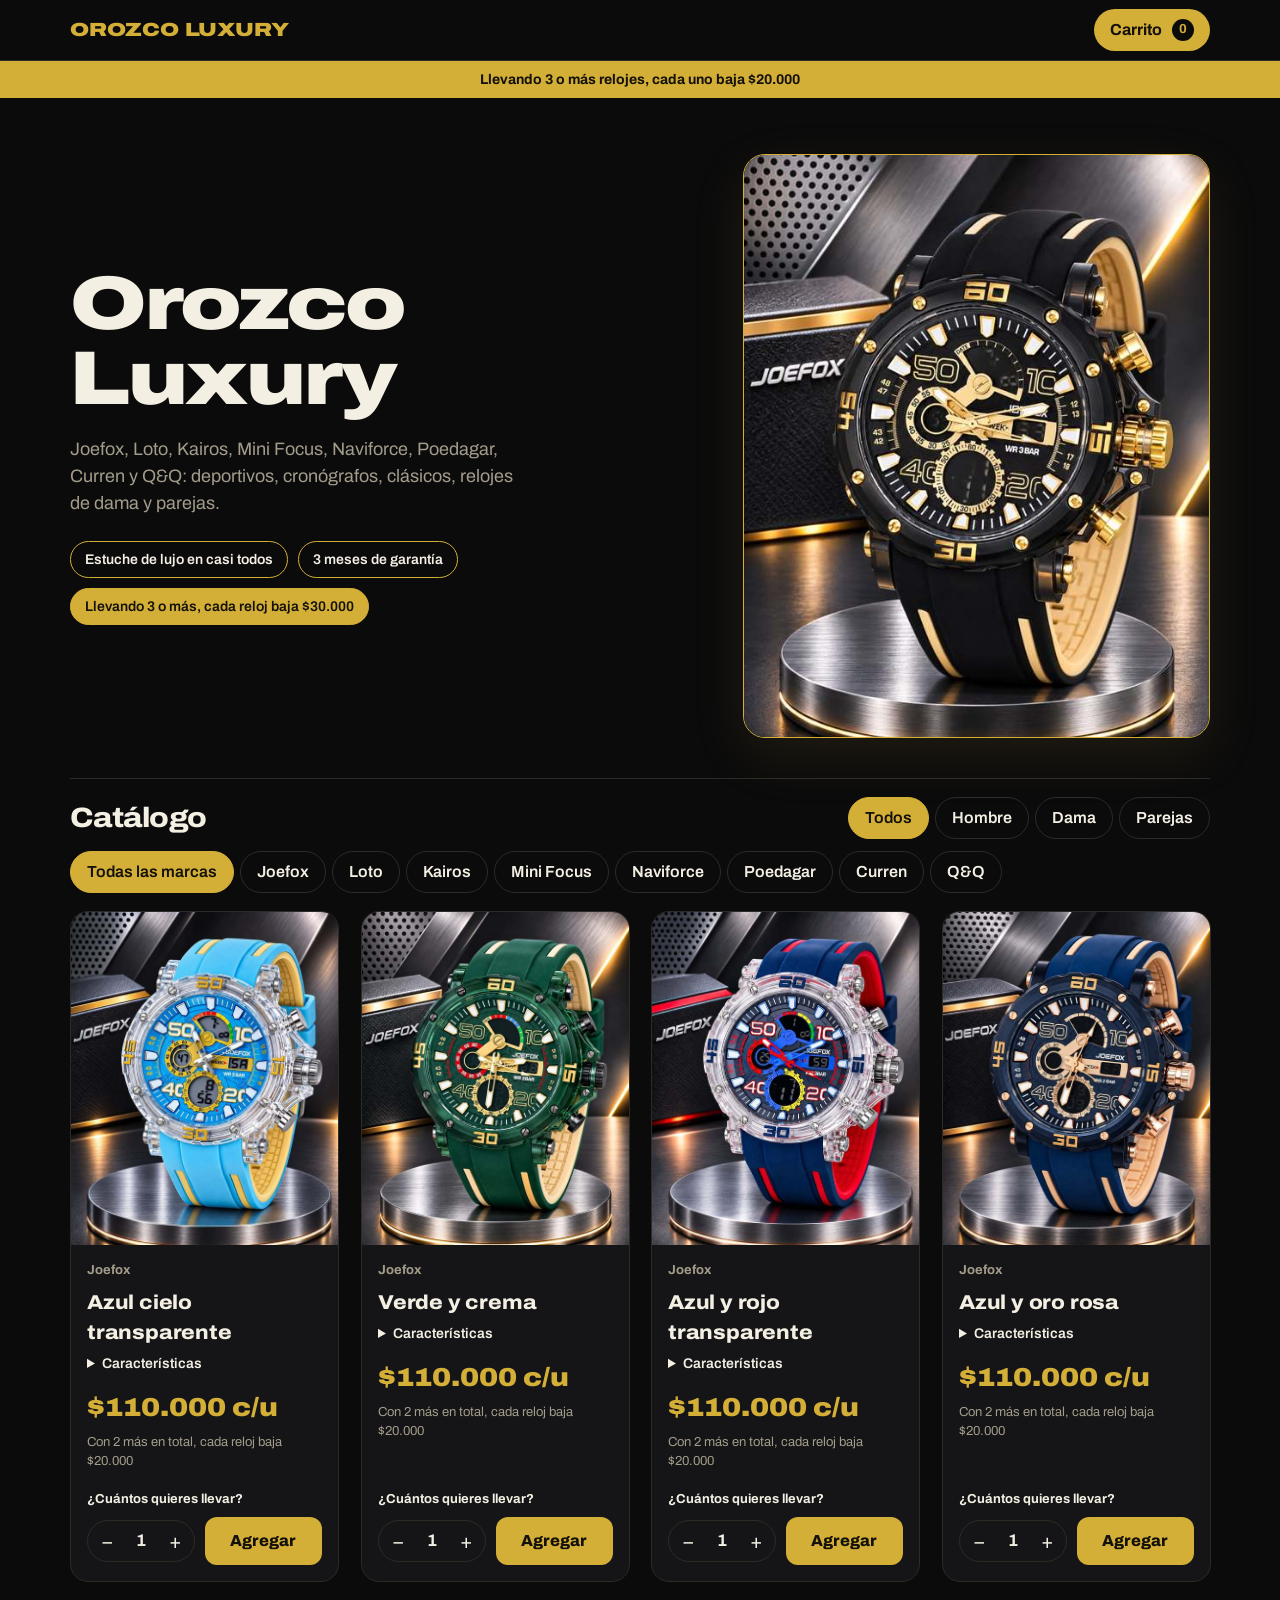
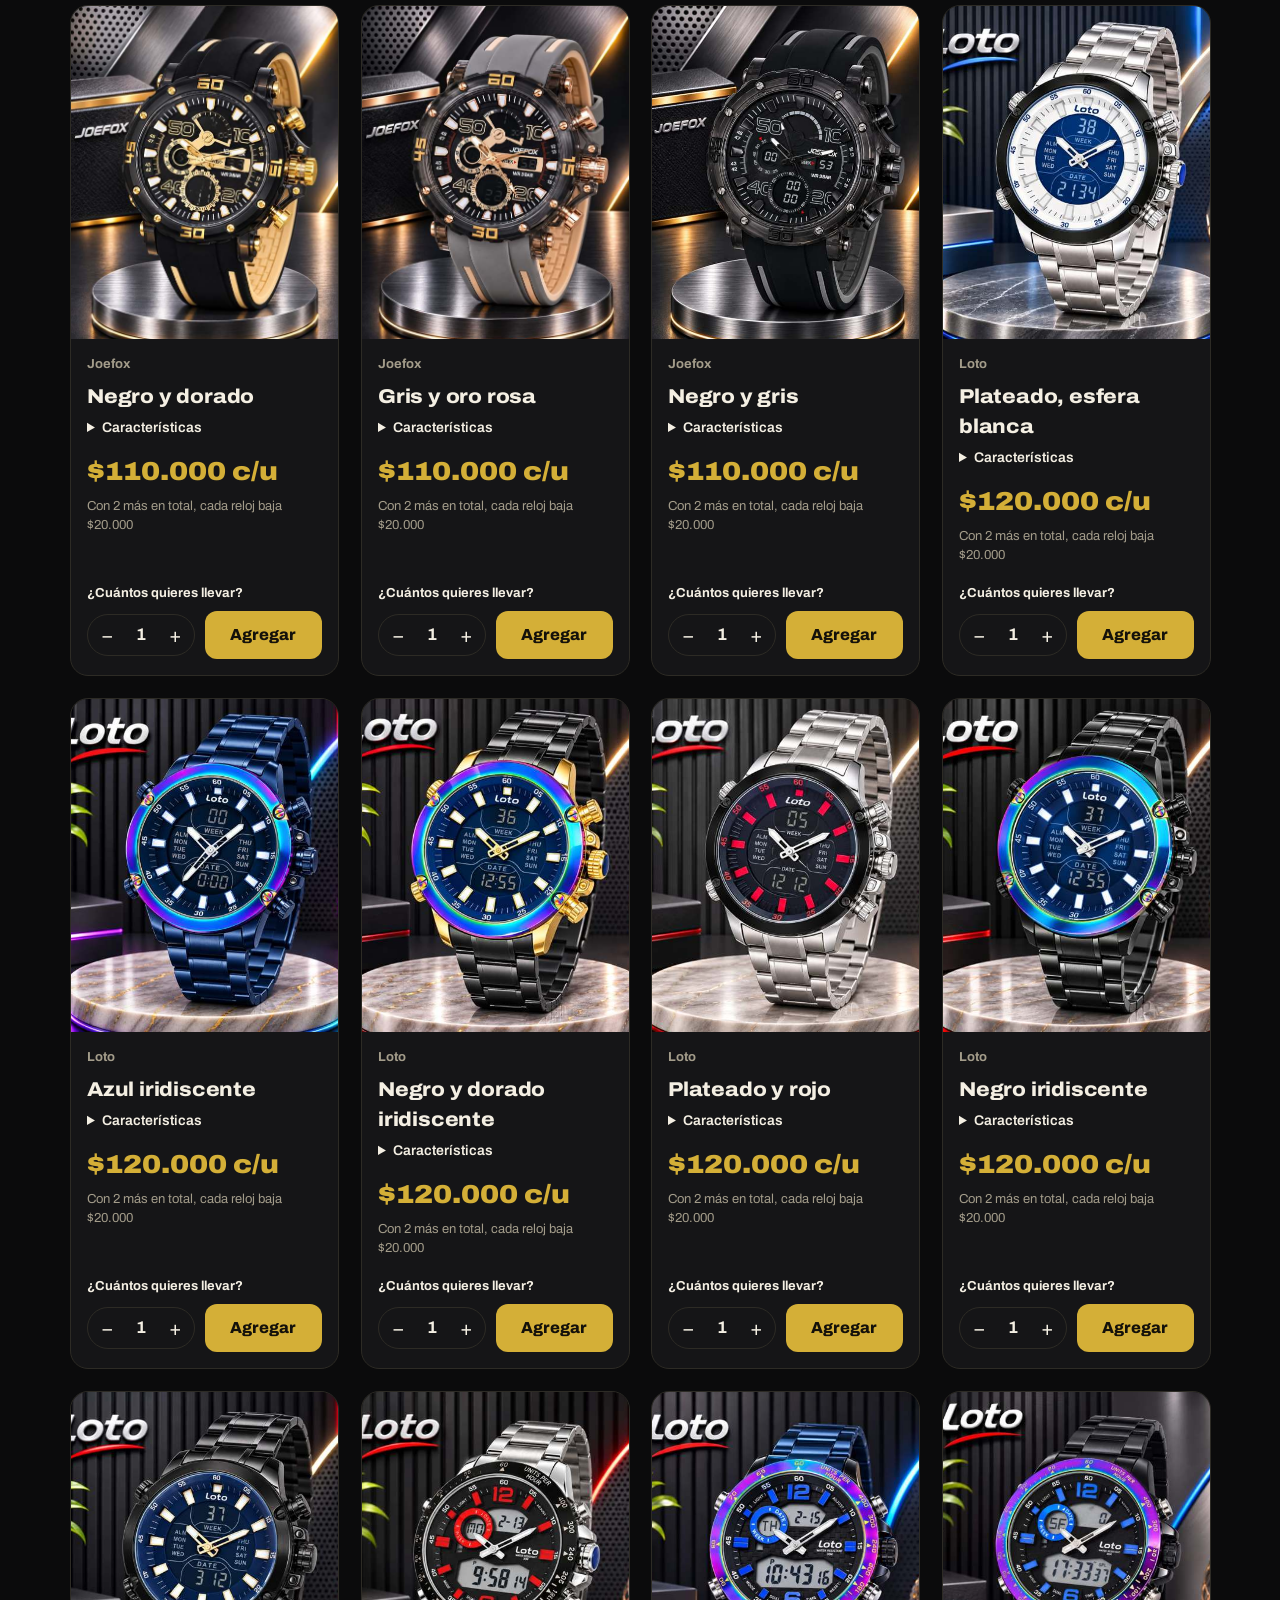
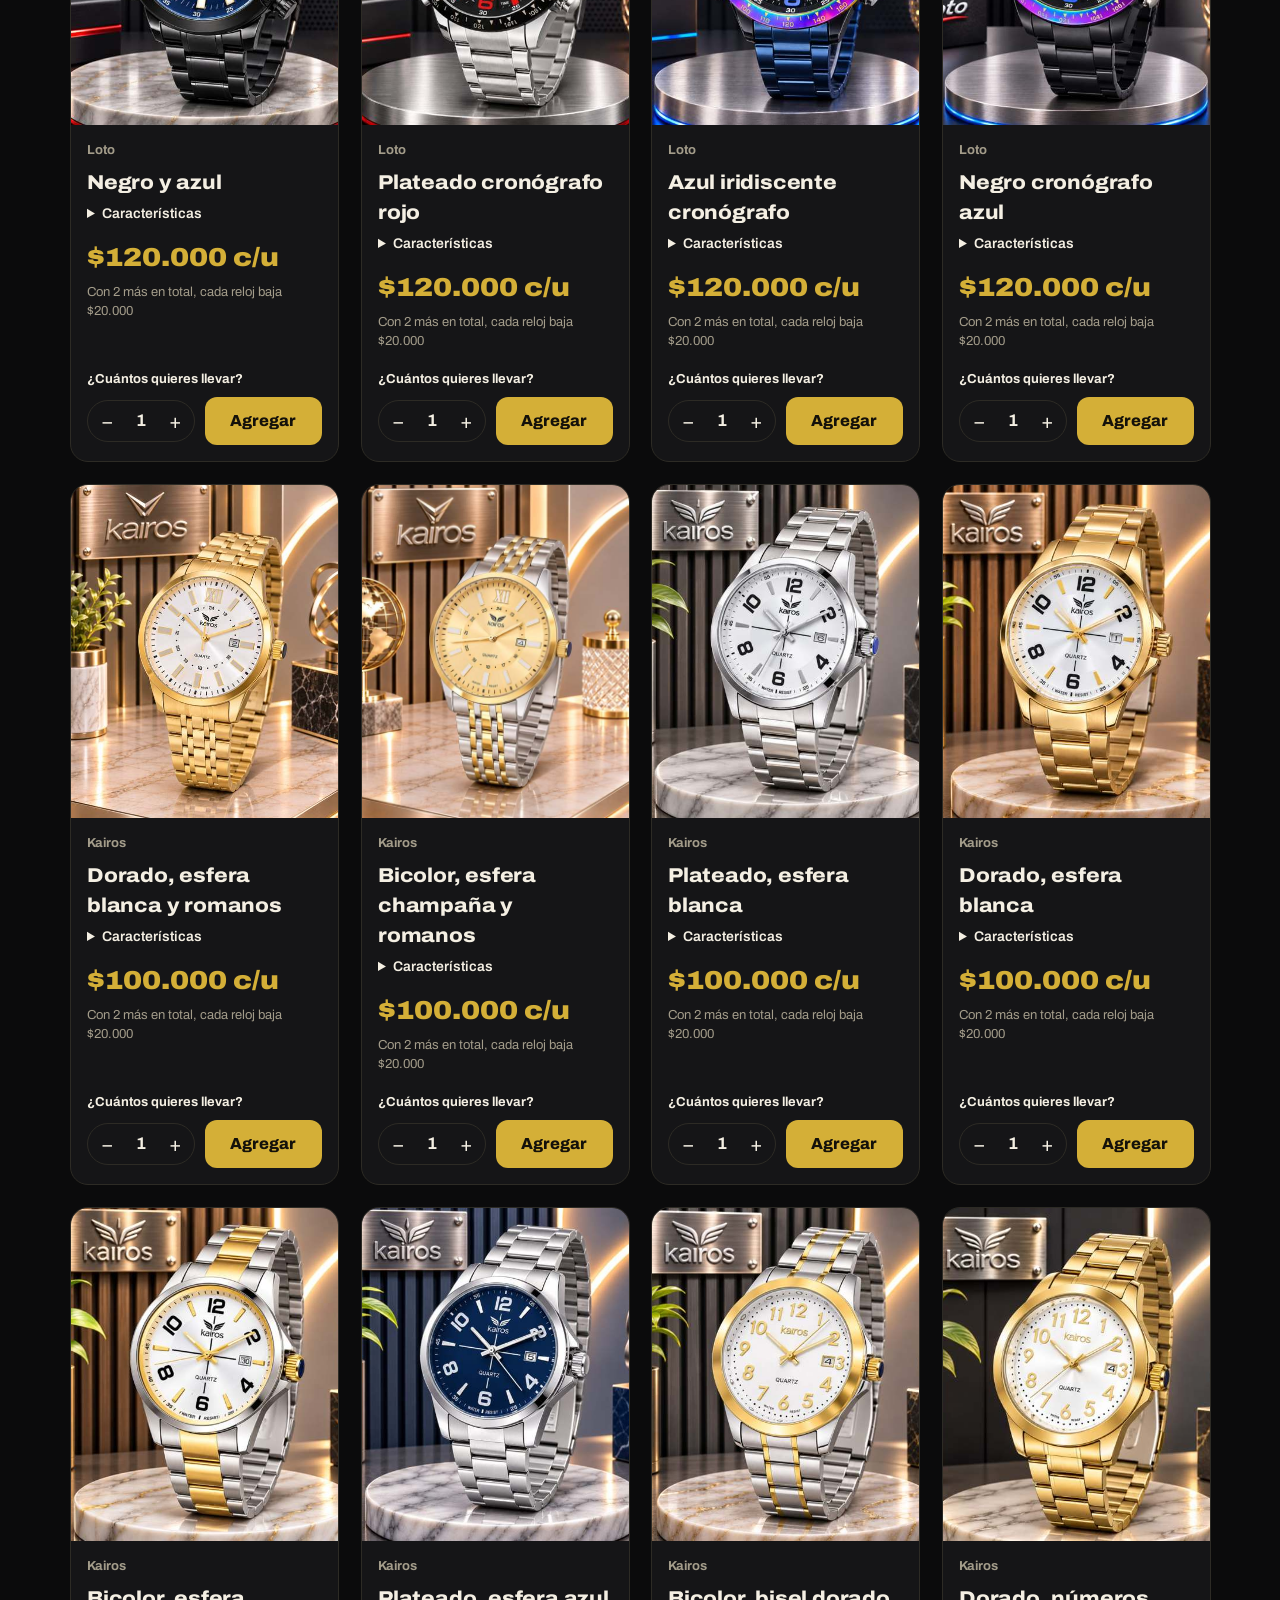
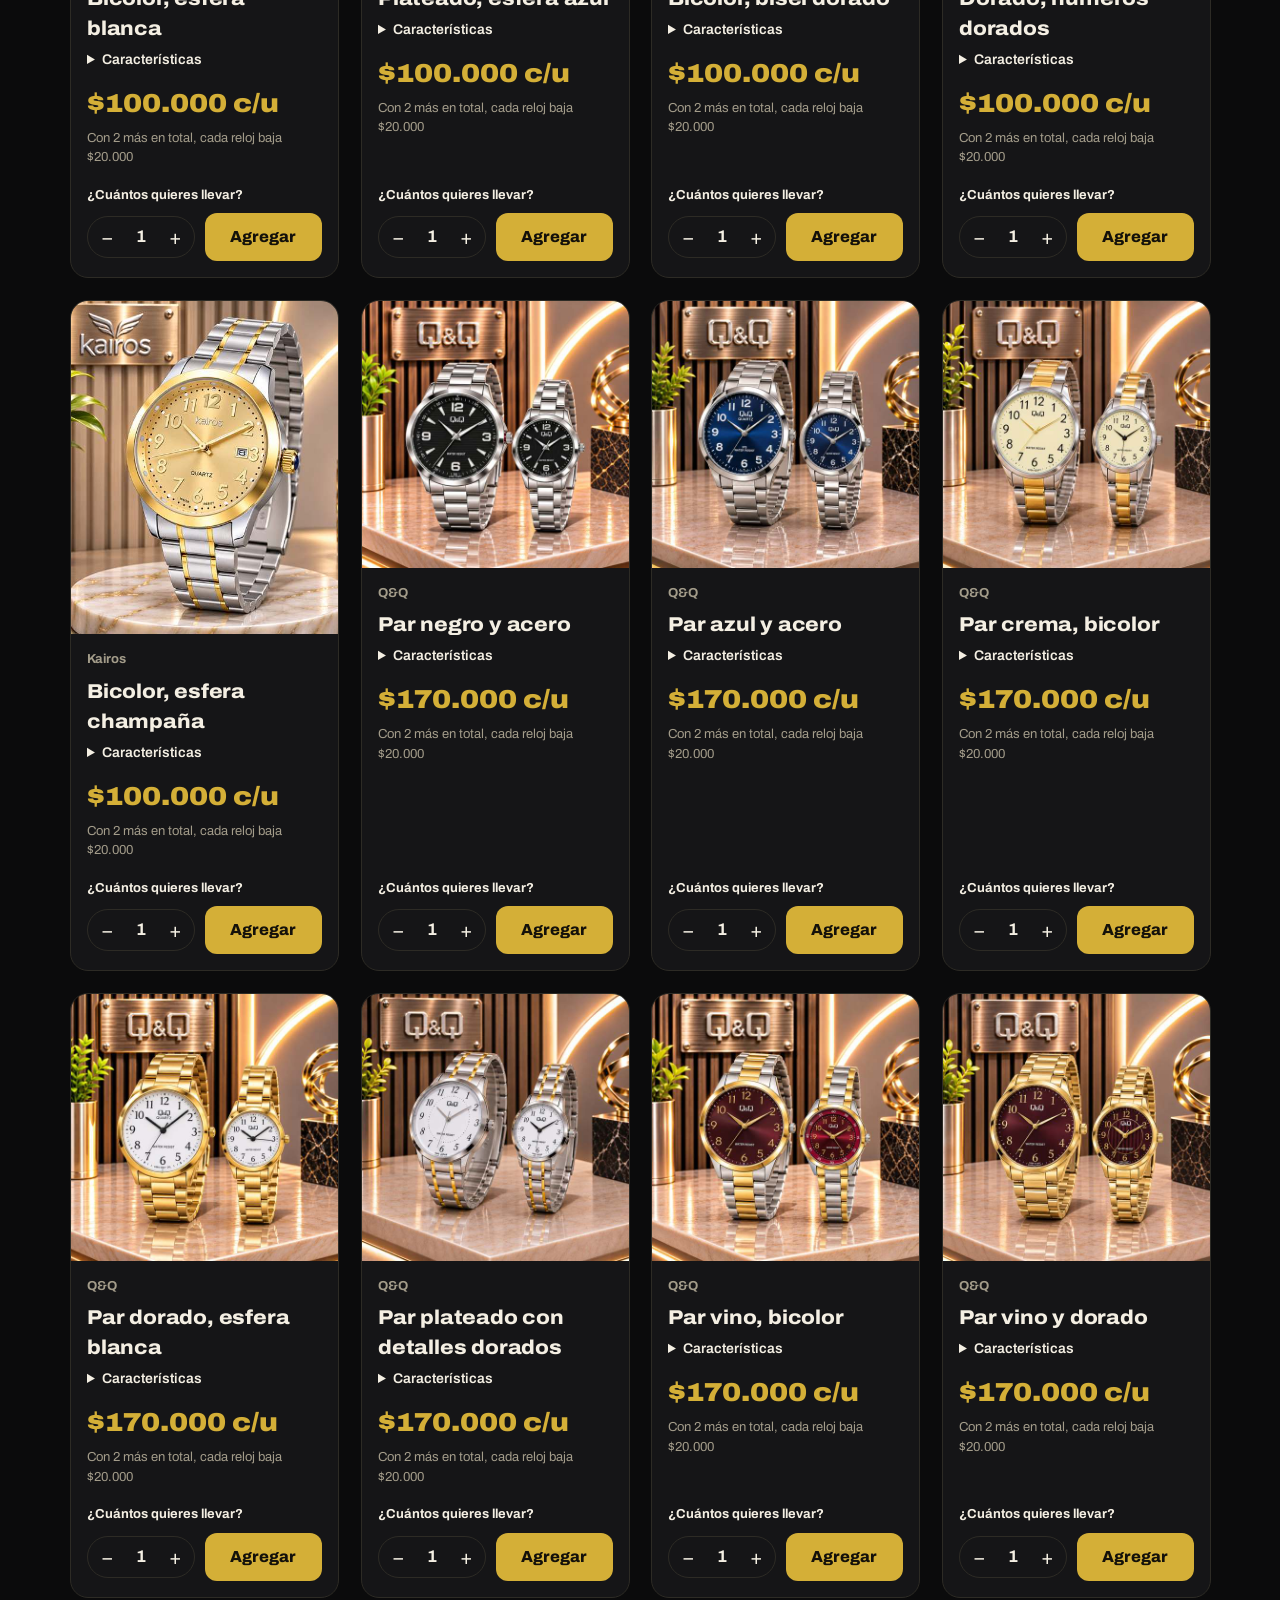
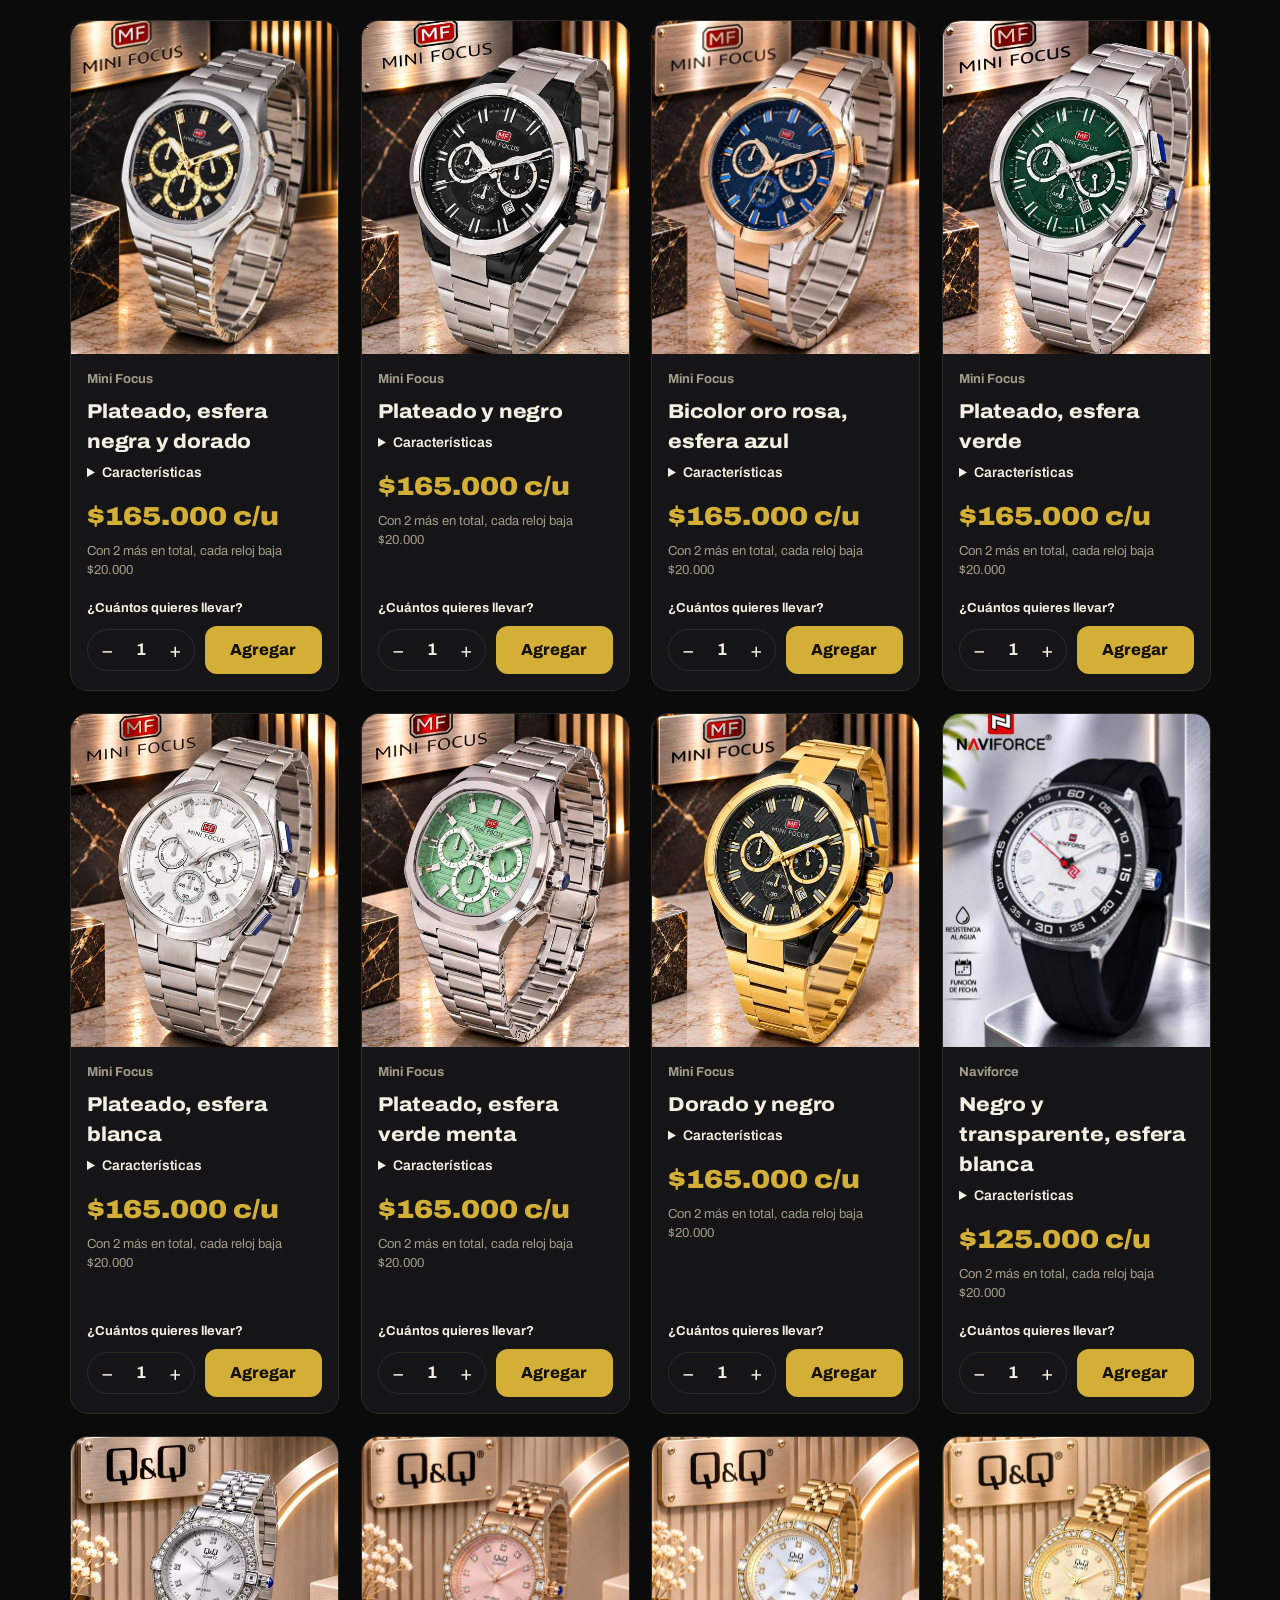
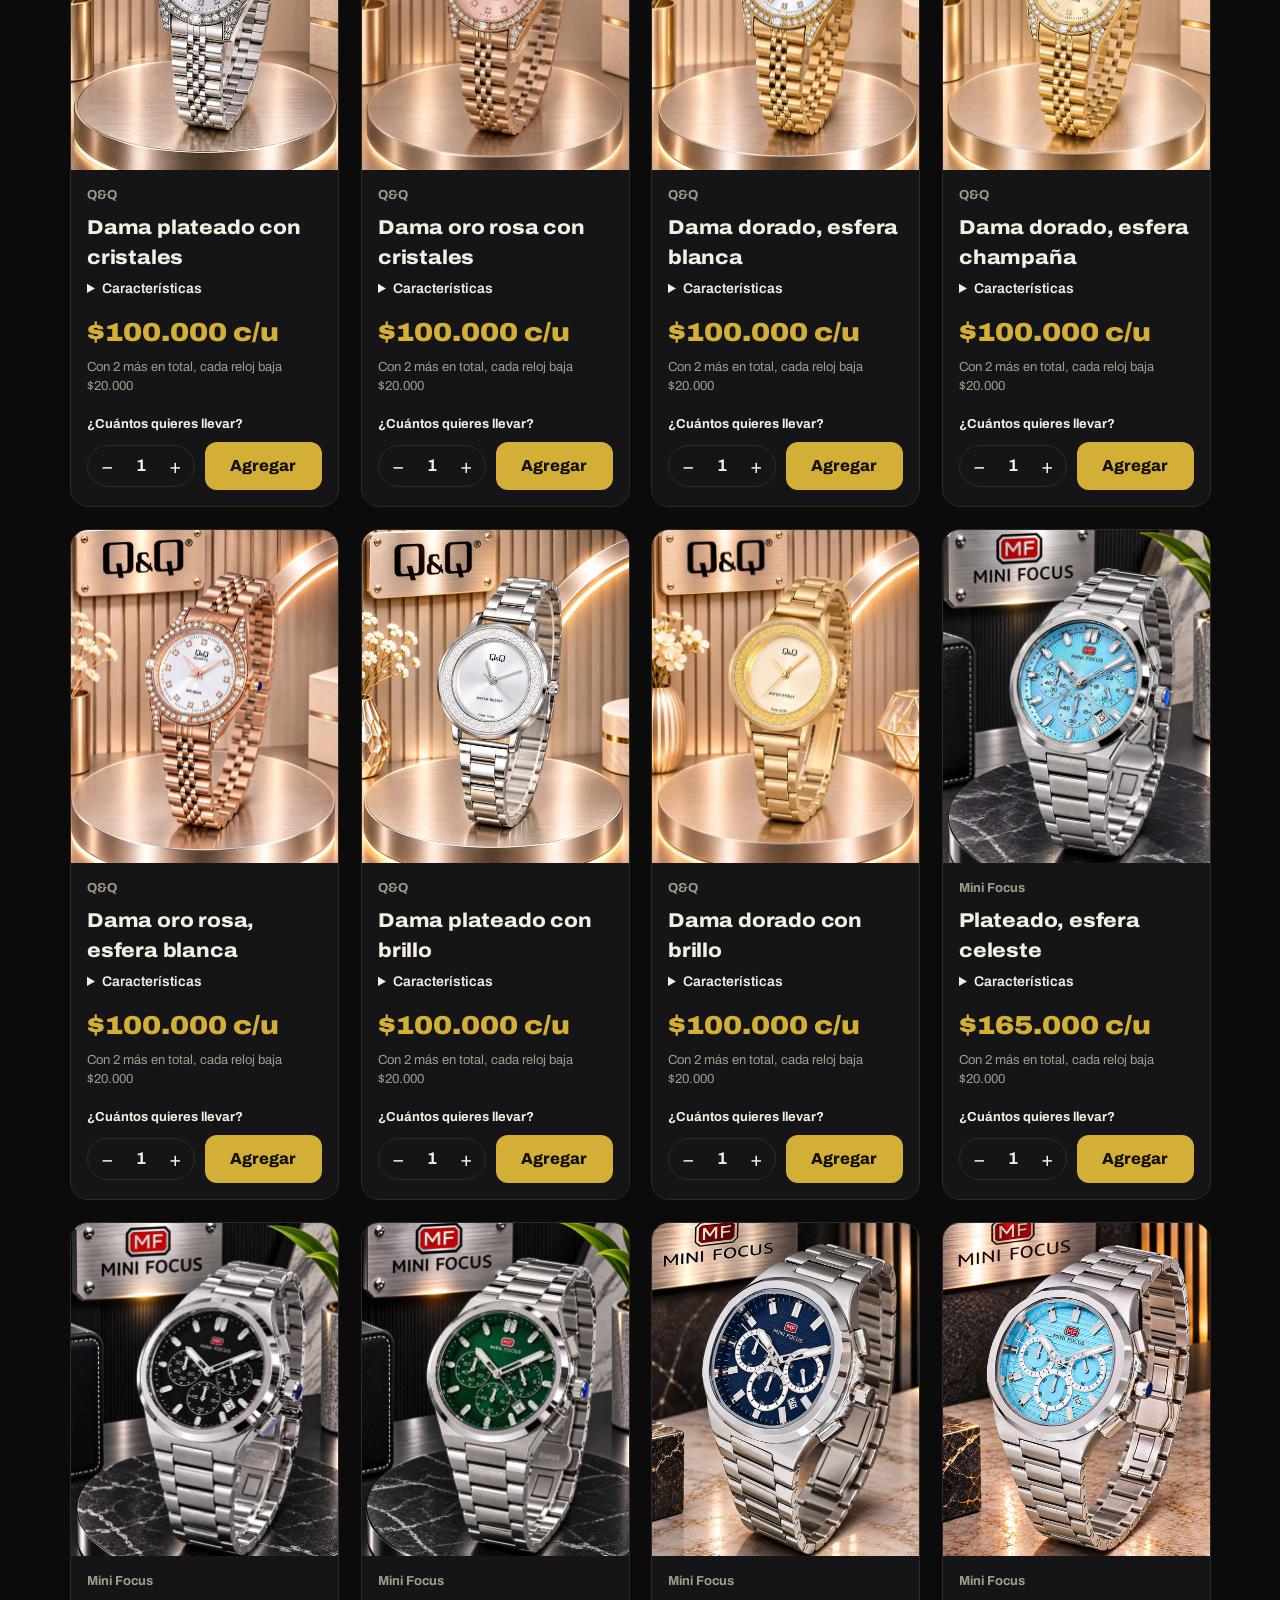
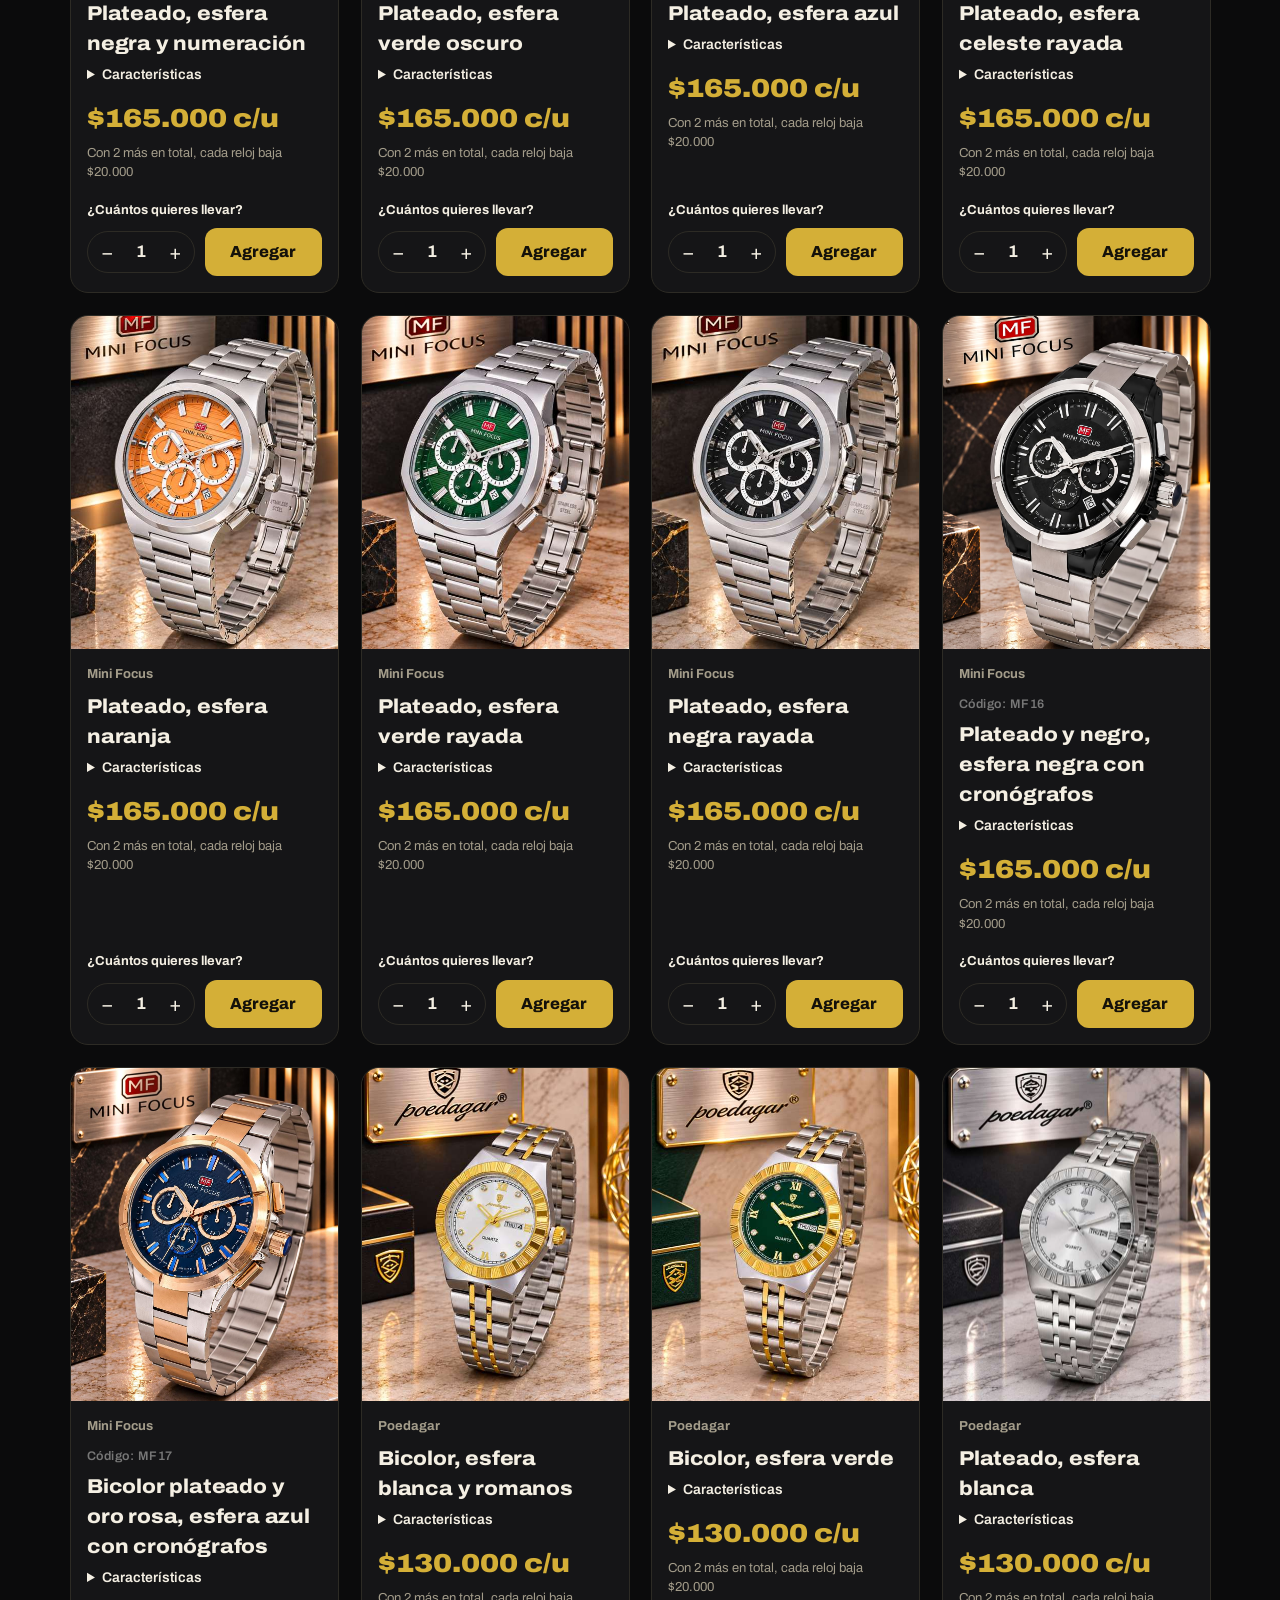
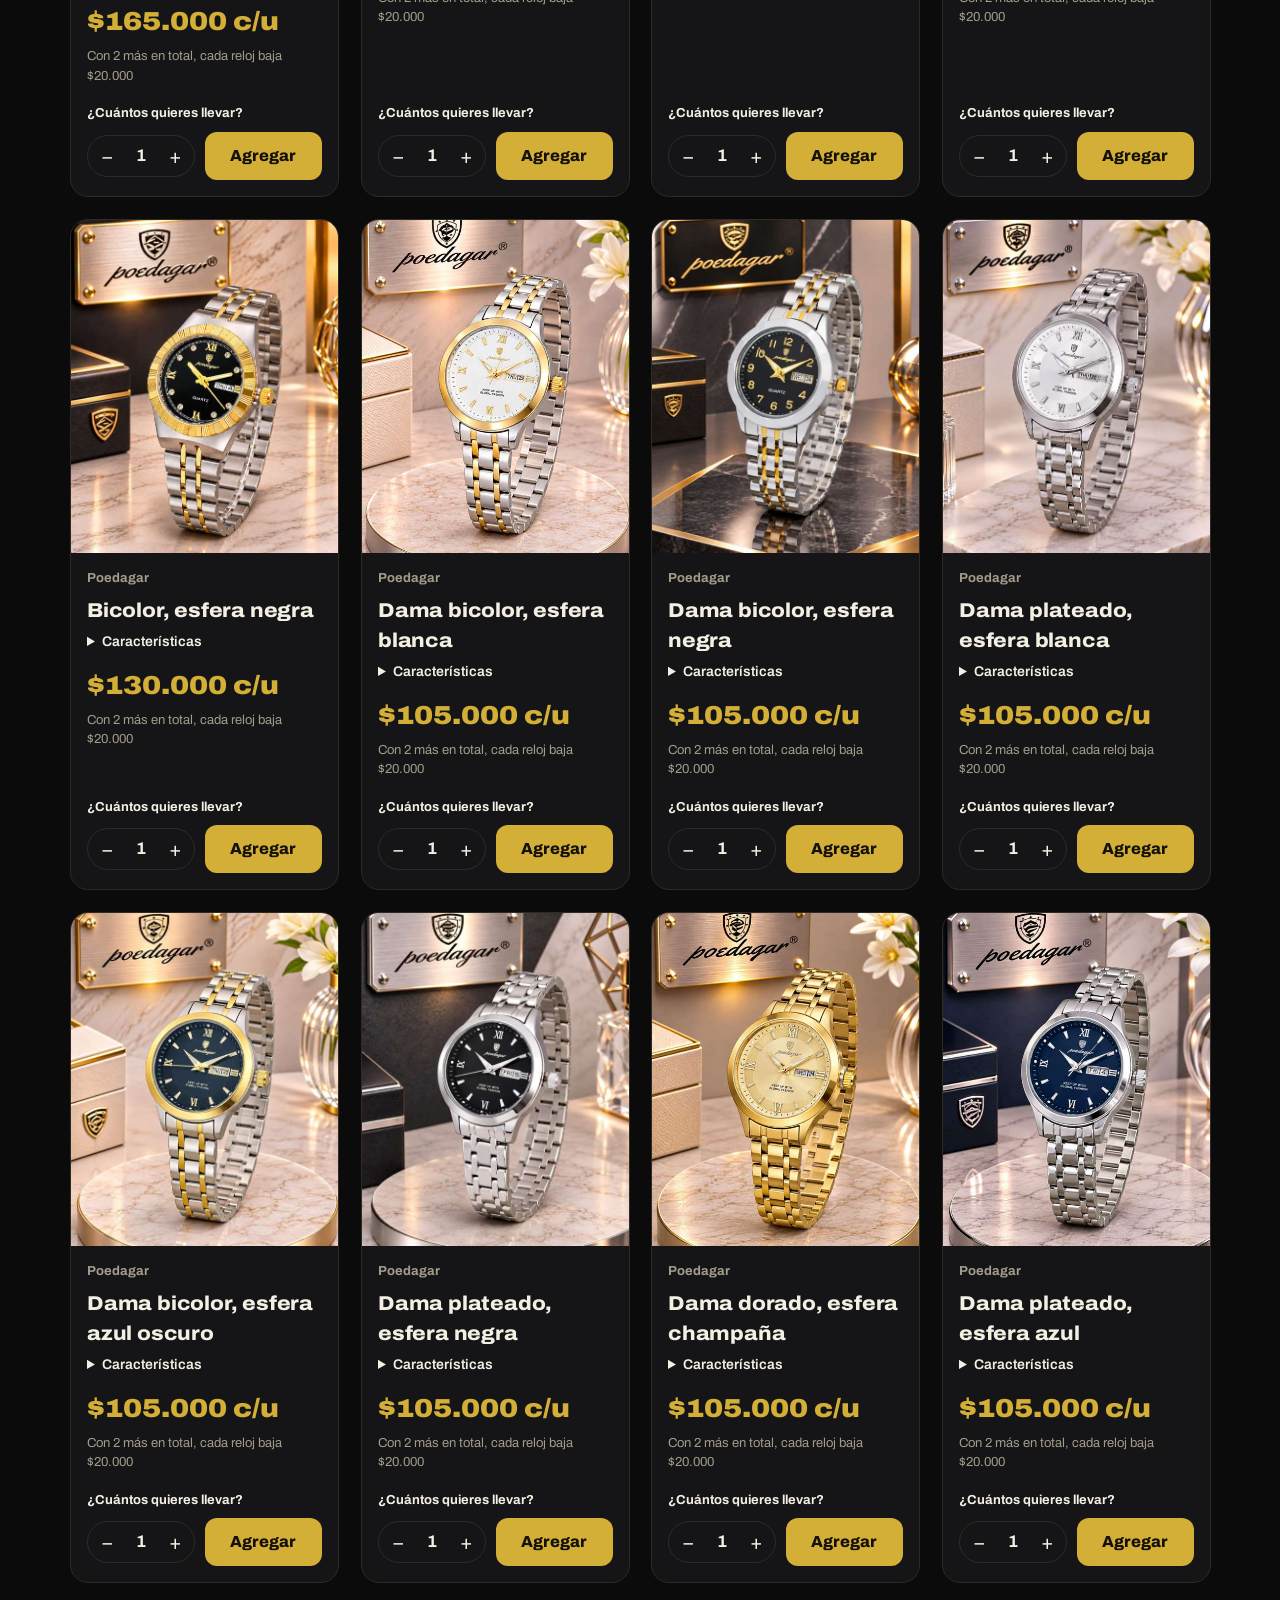
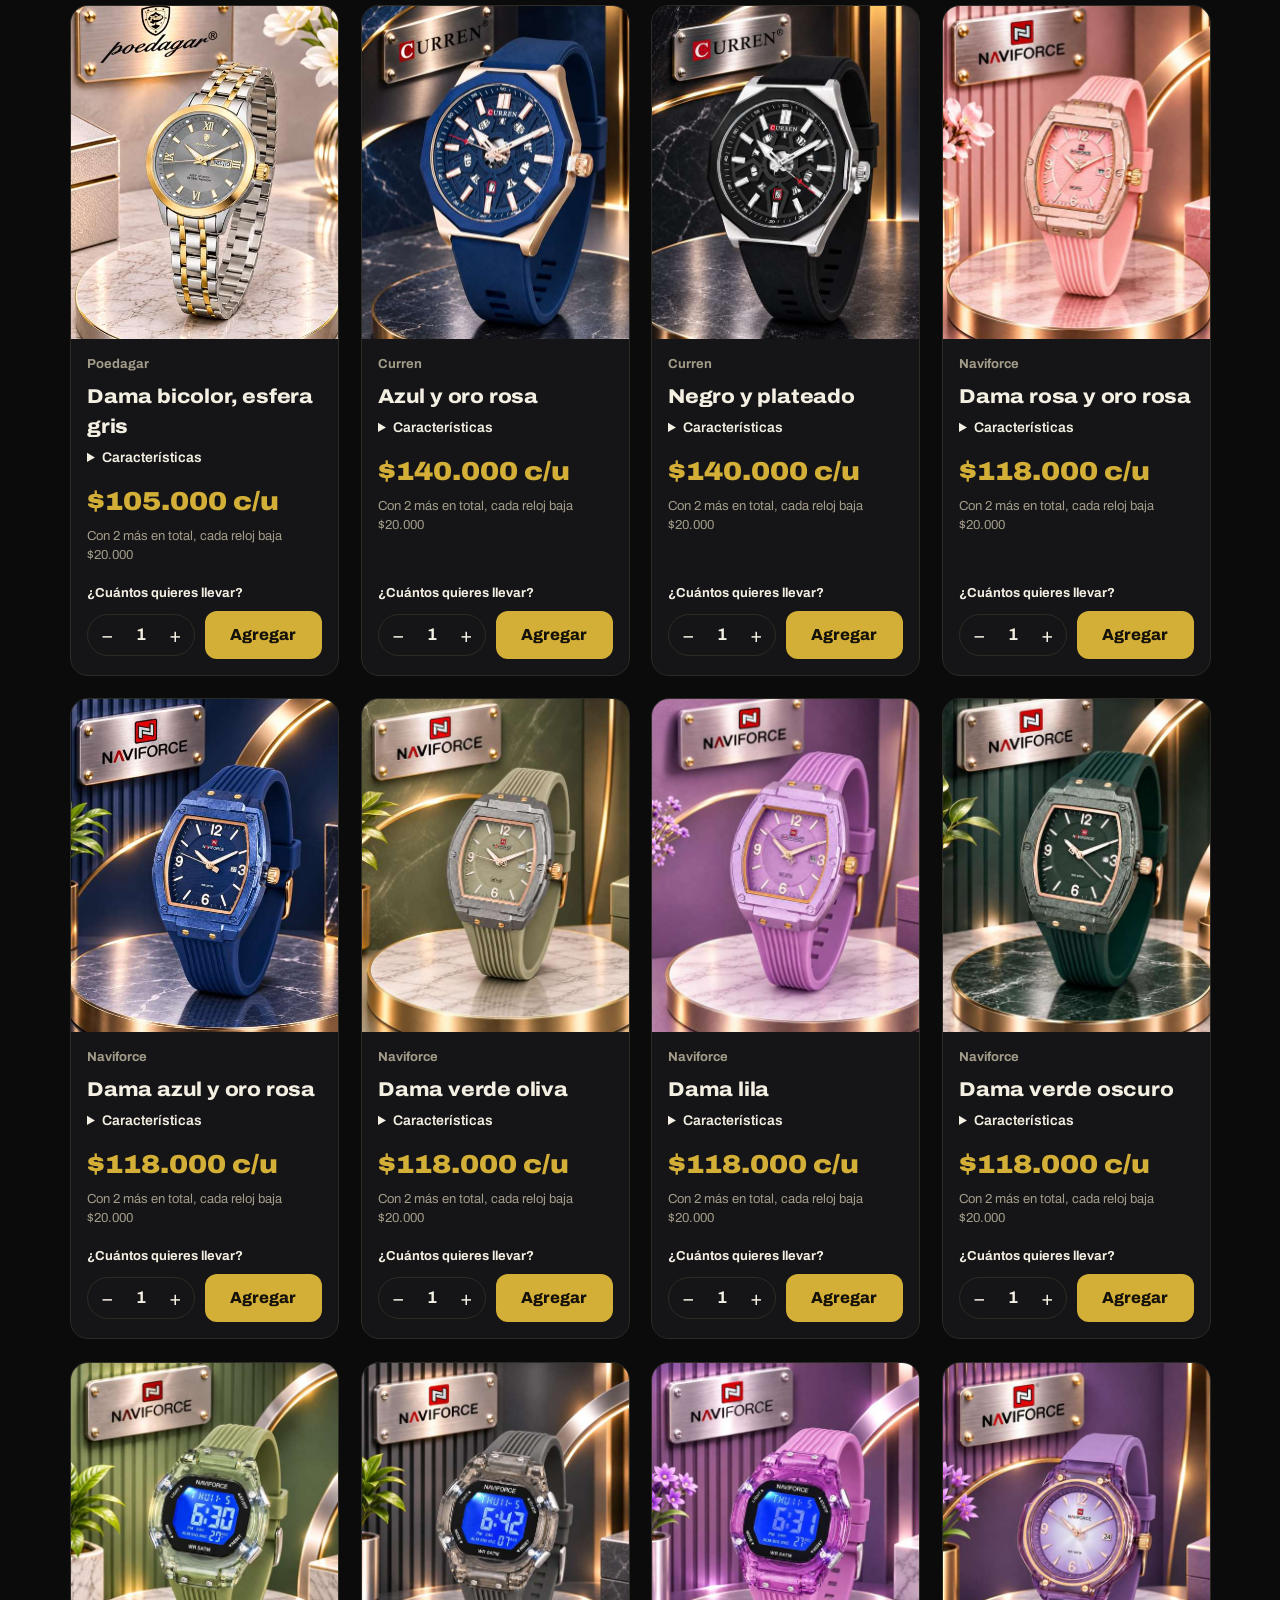
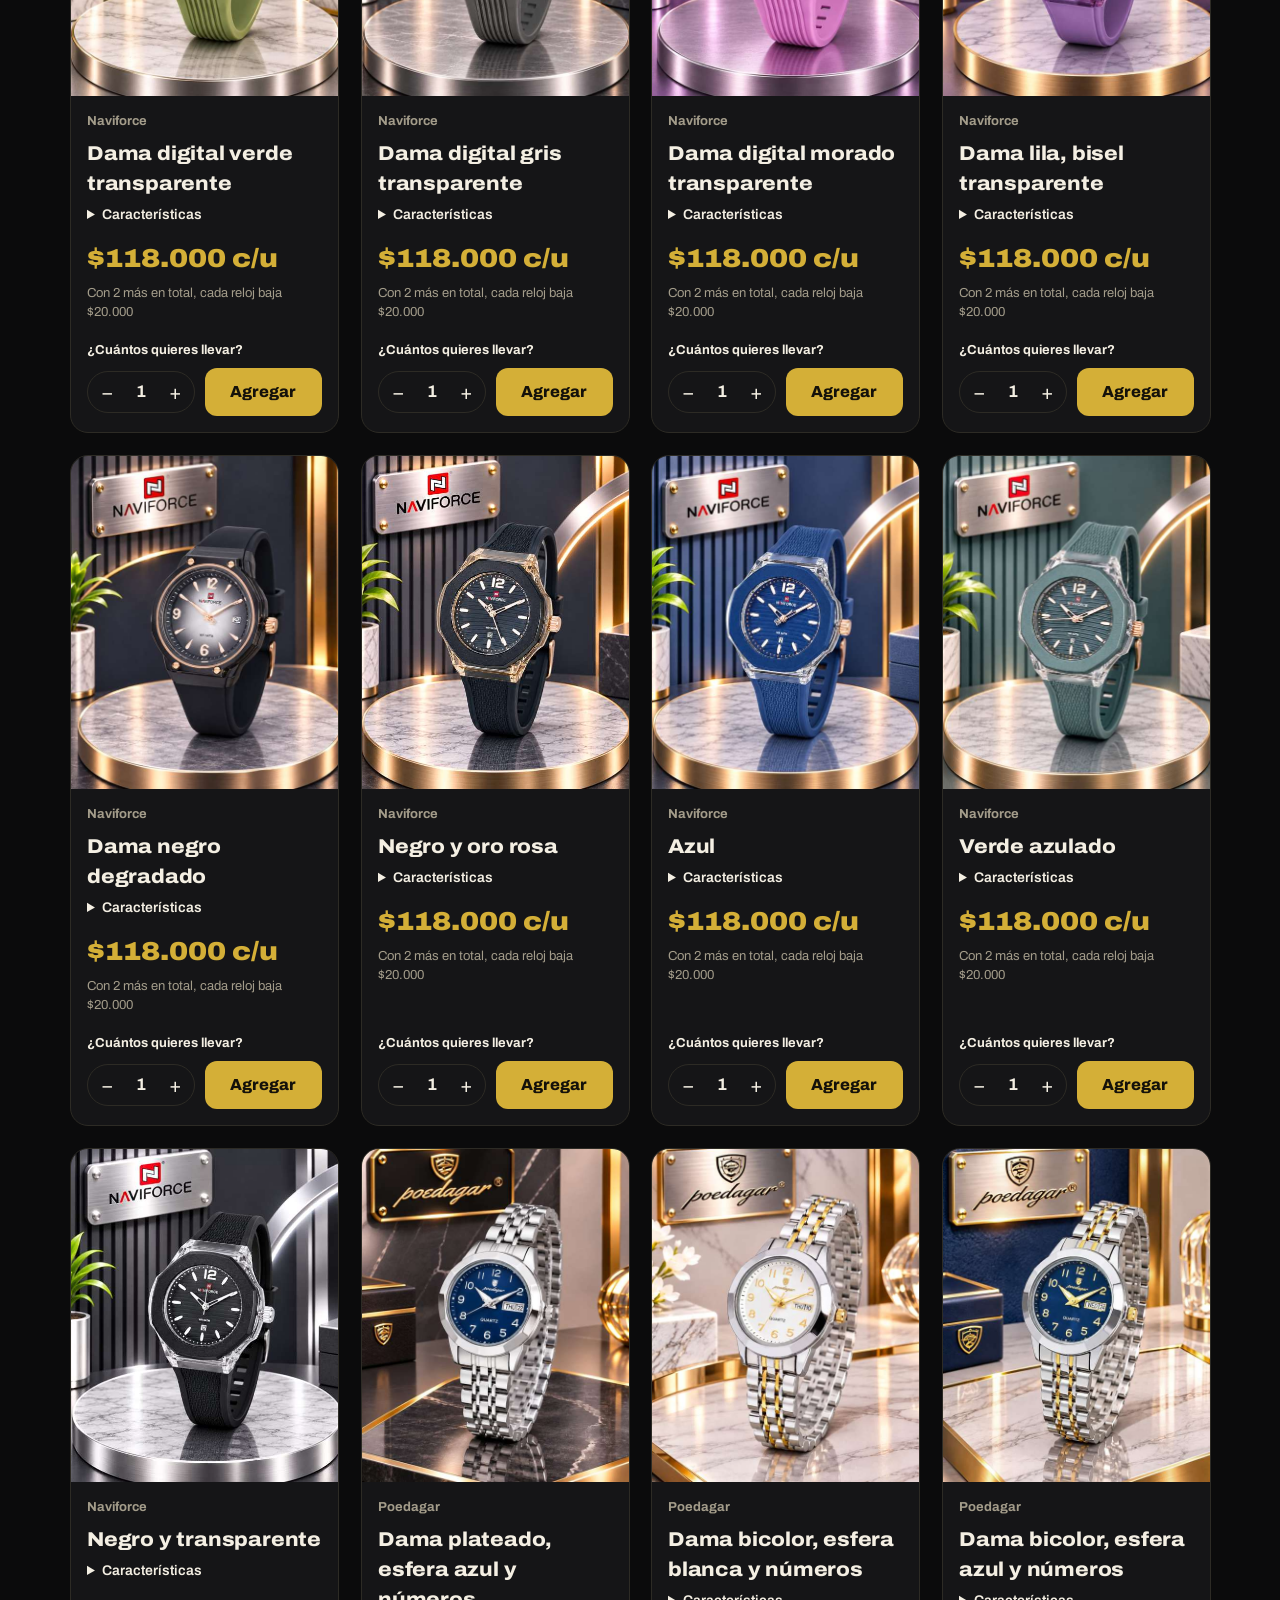
<file: TEMPUS_Relojes_Organizado/index.html>
<!DOCTYPE html>
<html lang="es"><head><meta charset="utf-8">
<meta name="viewport" content="width=device-width, initial-scale=1, viewport-fit=cover">
<title>Orozco Luxury | Relojes</title><meta name="theme-color" content="#0B0B0C">
<link rel="preconnect" href="https://fonts.googleapis.com"><link rel="preconnect" href="https://fonts.gstatic.com" crossorigin>
<link href="https://fonts.googleapis.com/css2?family=Archivo:wdth,wght@62..125,400..900&display=swap" rel="stylesheet">
<link rel="stylesheet" href="css/styles.css"></head><body>
<header><div class="wrap"><span class="logo">OROZCO&nbsp;LUXURY</span><button class="cartbtn" id="open" aria-label="Abrir carrito">Carrito <b id="cnt">0</b></button></div></header>
<div class="strip" id="strip" role="status"></div>
<main class="wrap">
<section class="hero">
 <div>
  <h1>Orozco Luxury</h1>
  <p class="lead">Joefox, Loto, Kairos, Mini Focus, Naviforce, Poedagar, Curren y Q&amp;Q: deportivos, cronógrafos, clásicos, relojes de dama y parejas.</p>
  <ul class="perks"><li>Estuche de lujo en casi todos</li><li>3 meses de garantía</li><li class="deal">Llevando 3 o más, cada reloj baja $30.000</li></ul>
 </div>
 <div class="heroimg"><img id="heroimg" alt="Reloj Joefox negro y dorado"></div>
</section>
<div class="bar"><h2>Catálogo</h2>
 <div class="seg" id="fg" role="group" aria-label="Género"><button aria-pressed="true" data-g="todos">Todos</button><button aria-pressed="false" data-g="hombre">Hombre</button><button aria-pressed="false" data-g="dama">Dama</button><button aria-pressed="false" data-g="pareja">Parejas</button></div>
 <div class="seg" id="fb" role="group" aria-label="Marca"><button aria-pressed="true" data-b="todas">Todas las marcas</button><button aria-pressed="false" data-b="Joefox">Joefox</button><button aria-pressed="false" data-b="Loto">Loto</button><button aria-pressed="false" data-b="Kairos">Kairos</button><button aria-pressed="false" data-b="Mini Focus">Mini Focus</button><button aria-pressed="false" data-b="Naviforce">Naviforce</button><button aria-pressed="false" data-b="Poedagar">Poedagar</button><button aria-pressed="false" data-b="Curren">Curren</button><button aria-pressed="false" data-b="Q&amp;Q">Q&amp;Q</button></div>
</div>
<div class="grid" id="grid"></div>
<section class="info">
 <div><h3>Garantía de 3 meses</h3><p>Cubre maquinaria, pila y filtración de agua. No cubre golpes ni mal uso de las piezas externas.</p></div>
 <div><h3>Estuche de lujo</h3><p>Casi todos los relojes llegan en estuche, listos para regalar. Los Q&amp;Q de dama individuales no lo incluyen y se indica en cada uno.</p></div>
 <div><h3>Pide por WhatsApp</h3><p>Arma tu carrito, escribe tu nombre y ciudad, y te confirmamos el pedido por chat.</p></div>
</section>
</main>
<footer><div class="wrap">© Orozco Luxury. Precios en pesos colombianos (COP).</div></footer>
<div id="toasts" role="status" aria-live="polite"></div>
<div class="ov" id="ov"></div>
<aside id="dr" aria-label="Carrito" aria-hidden="true"><header><h2>Tu pedido</h2><button class="x" id="close" aria-label="Cerrar carrito">×</button></header>
<div class="items" id="items"></div>
<div class="foot"><div class="tip" id="tip"></div><div class="prog"><i id="pg"></i></div><input id="nm" placeholder="Tu nombre" autocomplete="name"><input id="ct" placeholder="Ciudad y dirección de entrega" autocomplete="street-address">
<div class="tot"><span>Total</span><span id="tot">$0</span></div><button class="wa" id="wa" disabled>Pedir por WhatsApp</button></div></aside>
<script src="js/app.js" defer></script></body></html>
</file>
<file: TEMPUS_Relojes_Organizado/css/styles.css>
:root{--bg:#0B0B0C;--ink:#F4EFE3;--mute:#A39C8A;--card:#151517;--line:#2D2B25;--ac:#D4AF37;--acink:#14110A;--hot:#D4AF37;--shade:rgba(0,0,0,.65);
box-sizing:border-box;padding-top:env(safe-area-inset-top,0px);padding-bottom:env(safe-area-inset-bottom,0px);color-scheme:dark}
html{scroll-padding-top:env(safe-area-inset-top,0px)}
*,*::before,*::after{box-sizing:inherit}
body{margin:0;background:var(--bg);color:var(--ink);font-family:Archivo,"Helvetica Neue",Arial,sans-serif;line-height:1.5;-webkit-font-smoothing:antialiased}
img{max-width:100%;display:block}button,input{font:inherit;color:inherit}
:focus-visible{outline:3px solid var(--ac);outline-offset:2px}
.wrap{max-width:1180px;margin:0 auto;padding:0 20px}
header{position:sticky;top:env(safe-area-inset-top,0px);z-index:5;background:var(--bg);border-bottom:1px solid var(--line)}
body::before{content:"";position:fixed;inset:0 0 auto;height:env(safe-area-inset-top,0px);background:var(--bg);z-index:10}
header .wrap{display:flex;align-items:center;justify-content:space-between;height:60px}
.logo{color:var(--ac);font-stretch:125%;font-weight:900;font-size:19px;letter-spacing:-.01em}
.cartbtn{display:flex;gap:10px;align-items:center;background:var(--ac);color:var(--acink);border:0;border-radius:99px;padding:9px 16px;font-weight:700;cursor:pointer}
.cartbtn b{background:#0B0B0C;color:var(--ac);border-radius:99px;min-width:22px;height:22px;display:grid;place-items:center;font-size:13px;padding:0 6px}
.hero{display:grid;grid-template-columns:1.15fr .85fr;gap:40px;align-items:center;padding:56px 0 40px}
h1{font-stretch:125%;font-weight:900;font-size:clamp(38px,6.4vw,76px);line-height:.98;letter-spacing:-.03em;margin:0 0 20px}
.lead{font-size:18px;color:var(--mute);max-width:46ch;margin:0 0 24px}
.perks{display:flex;flex-wrap:wrap;gap:10px;padding:0;margin:0;list-style:none}
.perks li{border:1.5px solid var(--ac);border-radius:99px;padding:7px 14px;font-weight:600;font-size:14px}
.perks li{border-color:var(--ac)}.perks li.deal{background:var(--ac);color:var(--acink)}
.heroimg{border:1px solid var(--ac);border-radius:22px;overflow:hidden;aspect-ratio:4/5;background:#14181C}
.heroimg img{width:100%;height:100%;object-fit:cover}
.bar{display:flex;flex-wrap:wrap;gap:12px;justify-content:space-between;align-items:center;padding:18px 0;border-top:1px solid var(--line)}
.seg{display:flex;gap:6px;flex-wrap:wrap}
.seg button{border:1.5px solid var(--line);background:transparent;border-radius:99px;padding:8px 16px;font-weight:600;cursor:pointer}
.seg button[aria-pressed=true]{background:var(--ac);color:var(--acink);border-color:var(--ac)}
h2{font-stretch:112%;font-weight:800;font-size:28px;letter-spacing:-.02em;margin:0}
.grid{display:grid;grid-template-columns:repeat(auto-fill,minmax(250px,1fr));gap:22px;padding-bottom:60px}
.card{background:var(--card);border-radius:18px;overflow:hidden;display:flex;flex-direction:column;border:1px solid var(--line)}
.card .ph{aspect-ratio:4/5;background:#14181C}
.card .ph.sq{aspect-ratio:1/1}.card .ph img{width:100%;height:100%;object-fit:cover}
.card .bd{padding:16px;display:flex;flex-direction:column;gap:6px;flex:1}
.brand{font-size:13px;font-weight:700;color:var(--mute)}
.card h3{margin:0;font-stretch:110%;font-weight:800;font-size:20px;letter-spacing:-.01em}
.card p{margin:0;color:var(--mute);font-size:14px}
.price{font-stretch:112%;font-weight:900;font-size:26px;margin-top:8px;color:var(--ac)}.hint{font-size:13px;color:var(--mute);min-height:20px}.hint.ok{color:var(--ac);font-weight:700}.ask{font-size:13px;font-weight:700;margin-top:6px}.pick{margin-top:auto;display:flex;flex-direction:column;gap:8px}.pick .row{display:flex;gap:10px;align-items:center}.pick .qty{margin:0}.pick .qty button{width:38px;height:40px;font-size:20px}.pick .qty span{min-width:30px;font-size:17px}.pick .add{margin:0;flex:1}
.sub{font-size:13px;color:var(--mute)}.sub b{color:var(--ink)}
details{font-size:14px;color:var(--mute)}summary{cursor:pointer;font-weight:600;color:var(--ink)}
details ul{margin:6px 0 0;padding-left:18px}
.add{border:0;border-radius:12px;background:var(--ac);color:var(--acink);font-weight:800;padding:12px;cursor:pointer;font-size:16px}
.empty{grid-column:1/-1;padding:40px;border:1.5px dashed var(--line);border-radius:18px;color:var(--mute);text-align:center}
.info{border-top:1px solid var(--line);padding:40px 0 60px;display:grid;grid-template-columns:repeat(auto-fit,minmax(240px,1fr));gap:28px}
.info h3{margin:0 0 6px;font-stretch:112%;font-weight:800}.info p{margin:0;color:var(--mute)}
footer{border-top:1px solid var(--line);padding:24px 0;color:var(--mute);font-size:14px}
.ov{position:fixed;inset:0;background:var(--shade);z-index:20;opacity:0;pointer-events:none;transition:opacity .2s}
.ov.on{opacity:1;pointer-events:auto}
aside{position:fixed;z-index:21;top:0;right:0;bottom:0;width:min(440px,100%);background:var(--bg);display:flex;flex-direction:column;transform:translateX(100%);transition:transform .25s;padding-top:env(safe-area-inset-top,0px);padding-bottom:env(safe-area-inset-bottom,0px)}
aside.on{transform:none}
@media(prefers-reduced-motion:reduce){aside,.ov{transition:none}}
aside header{position:static;display:flex;justify-content:space-between;align-items:center;padding:14px 20px}
.x{border:0;background:none;font-size:28px;line-height:1;cursor:pointer;padding:4px 8px}
.items{flex:1;overflow:auto;padding:0 20px}
.it{display:grid;grid-template-columns:64px 1fr auto;gap:12px;align-items:center;padding:12px 0;border-bottom:1px solid var(--line)}
.it img{width:64px;height:80px;object-fit:cover;border-radius:10px}
.it b{display:block;font-weight:700;line-height:1.2}.it small{color:var(--mute)}
.qty{display:inline-flex;align-items:center;border:1.5px solid var(--line);border-radius:99px;margin-top:6px}
.qty button{border:0;background:none;width:32px;height:30px;font-size:18px;cursor:pointer}
.qty span{min-width:22px;text-align:center;font-weight:700}
.foot{padding:16px 20px;border-top:1px solid var(--line);display:flex;flex-direction:column;gap:10px}
.tip{background:var(--card);border-left:5px solid var(--hot);padding:10px 12px;border-radius:8px;font-size:14px}
.tip.ok{border-color:var(--ac)}.tip.err{border-color:#E5604D}.prog{height:8px;border-radius:9px;background:var(--line);overflow:hidden;margin-top:8px}.prog i{display:block;height:100%;background:var(--ac);width:0;transition:width .25s}.strip{background:var(--ac);color:var(--acink);text-align:center;font-weight:700;font-size:14px;padding:8px 12px}#toasts{position:fixed;z-index:30;left:50%;transform:translateX(-50%);bottom:calc(16px + env(safe-area-inset-bottom,0px));display:flex;flex-direction:column;gap:8px;width:min(420px,calc(100% - 24px));pointer-events:none}.toast{background:#1A1812;color:var(--ink);border:1px solid var(--ac);border-radius:12px;padding:12px 16px;font-size:14px;font-weight:600;box-shadow:0 8px 30px rgba(0,0,0,.6)}.toast.gold{background:var(--ac);color:var(--acink)}
.foot input{border:1.5px solid var(--line);background:var(--card);border-radius:10px;padding:10px 12px;width:100%}
.tot{display:flex;justify-content:space-between;align-items:baseline;font-weight:800}
.tot span:last-child{font-stretch:112%;font-size:26px;font-weight:900}
.wa{border:0;border-radius:12px;background:var(--ac);color:var(--acink);font-weight:800;padding:14px;cursor:pointer;font-size:16px}
.wa:disabled{opacity:.45;cursor:not-allowed}
@media(max-width:780px){.hero{grid-template-columns:1fr;padding-top:32px}.heroimg{border:1px solid var(--ac);aspect-ratio:1/1}}
.code{display:block;margin-top:4px;color:#777;font-size:.78rem;font-weight:600;letter-spacing:.04em}


/* =========================================================
   OROZCO LUXURY — SISTEMA DE ANIMACIONES
   Entrada elegante, tarjetas, precios, botones y carrito.
   Respeta la preferencia del sistema por movimiento reducido.
   ========================================================= */
@keyframes page-enter {
  from { opacity: 0; transform: translateY(18px); filter: blur(5px); }
  to   { opacity: 1; transform: translateY(0); filter: blur(0); }
}
@keyframes card-enter {
  from { opacity: 0; transform: translateY(22px) scale(.985); }
  to   { opacity: 1; transform: translateY(0) scale(1); }
}
@keyframes price-pop {
  0%   { transform: translateY(5px) scale(.96); opacity: .65; }
  65%  { transform: translateY(-2px) scale(1.035); }
  100% { transform: translateY(0) scale(1); opacity: 1; }
}
@keyframes count-pop {
  0%   { transform: scale(.75); }
  65%  { transform: scale(1.22); }
  100% { transform: scale(1); }
}
@keyframes toast-in {
  from { opacity: 0; transform: translateY(14px) scale(.97); }
  to   { opacity: 1; transform: translateY(0) scale(1); }
}
body { animation: page-enter .75s cubic-bezier(.2,.75,.25,1) both; }
.hero > * { animation: page-enter .85s cubic-bezier(.2,.75,.25,1) both; }
.heroimg { box-shadow: 0 18px 55px rgba(212,175,55,.10); transition: transform .55s ease, box-shadow .55s ease; }
.heroimg:hover { transform: translateY(-5px); box-shadow: 0 24px 65px rgba(212,175,55,.18); }
.card {
  animation: card-enter .65s cubic-bezier(.2,.75,.25,1) both;
  transition: transform .35s cubic-bezier(.2,.75,.25,1), border-color .35s ease, box-shadow .35s ease;
  will-change: transform;
}
.card:nth-child(4n+1) { animation-delay: .04s; }
.card:nth-child(4n+2) { animation-delay: .09s; }
.card:nth-child(4n+3) { animation-delay: .14s; }
.card:nth-child(4n+4) { animation-delay: .19s; }
.card:hover {
  transform: translateY(-7px);
  border-color: rgba(212,175,55,.65);
  box-shadow: 0 18px 42px rgba(0,0,0,.28), 0 0 0 1px rgba(212,175,55,.08);
}
.card .ph { overflow: hidden; }
.card .ph img { transition: transform .7s cubic-bezier(.2,.75,.25,1), filter .5s ease; }
.card:hover .ph img { transform: scale(1.045); filter: saturate(1.06); }
.add, .cartbtn, .wa, .qty button, .seg button {
  transition: transform .2s ease, box-shadow .25s ease, background-color .25s ease, border-color .25s ease;
}
.add:hover, .cartbtn:hover, .wa:not(:disabled):hover {
  transform: translateY(-2px);
  box-shadow: 0 9px 24px rgba(212,175,55,.2);
}
.add:active, .cartbtn:active, .wa:not(:disabled):active, .qty button:active {
  transform: scale(.96);
}
.qty button:hover { color: var(--ac); background: rgba(212,175,55,.09); }
.seg button:hover { border-color: var(--ac); transform: translateY(-1px); }
.price-pop { animation: price-pop .42s cubic-bezier(.2,.75,.25,1); }
.count-pop { animation: count-pop .38s cubic-bezier(.2,.75,.25,1); }
.it { animation: card-enter .35s ease both; }
.it img { transition: transform .35s ease; }
.it:hover img { transform: scale(1.035); }
.toast { animation: toast-in .3s cubic-bezier(.2,.75,.25,1) both; }
.prog i { transition: width .45s cubic-bezier(.2,.75,.25,1); }
aside { transition: transform .38s cubic-bezier(.2,.75,.25,1); }
.ov { transition: opacity .3s ease; }
@media (max-width: 780px) {
  .card:hover { transform: none; box-shadow: none; }
  .heroimg:hover { transform: none; }
}
@media (prefers-reduced-motion: reduce) {
  *, *::before, *::after {
    animation-duration: .01ms !important;
    animation-iteration-count: 1 !important;
    scroll-behavior: auto !important;
    transition-duration: .01ms !important;
  }
}
</file>
